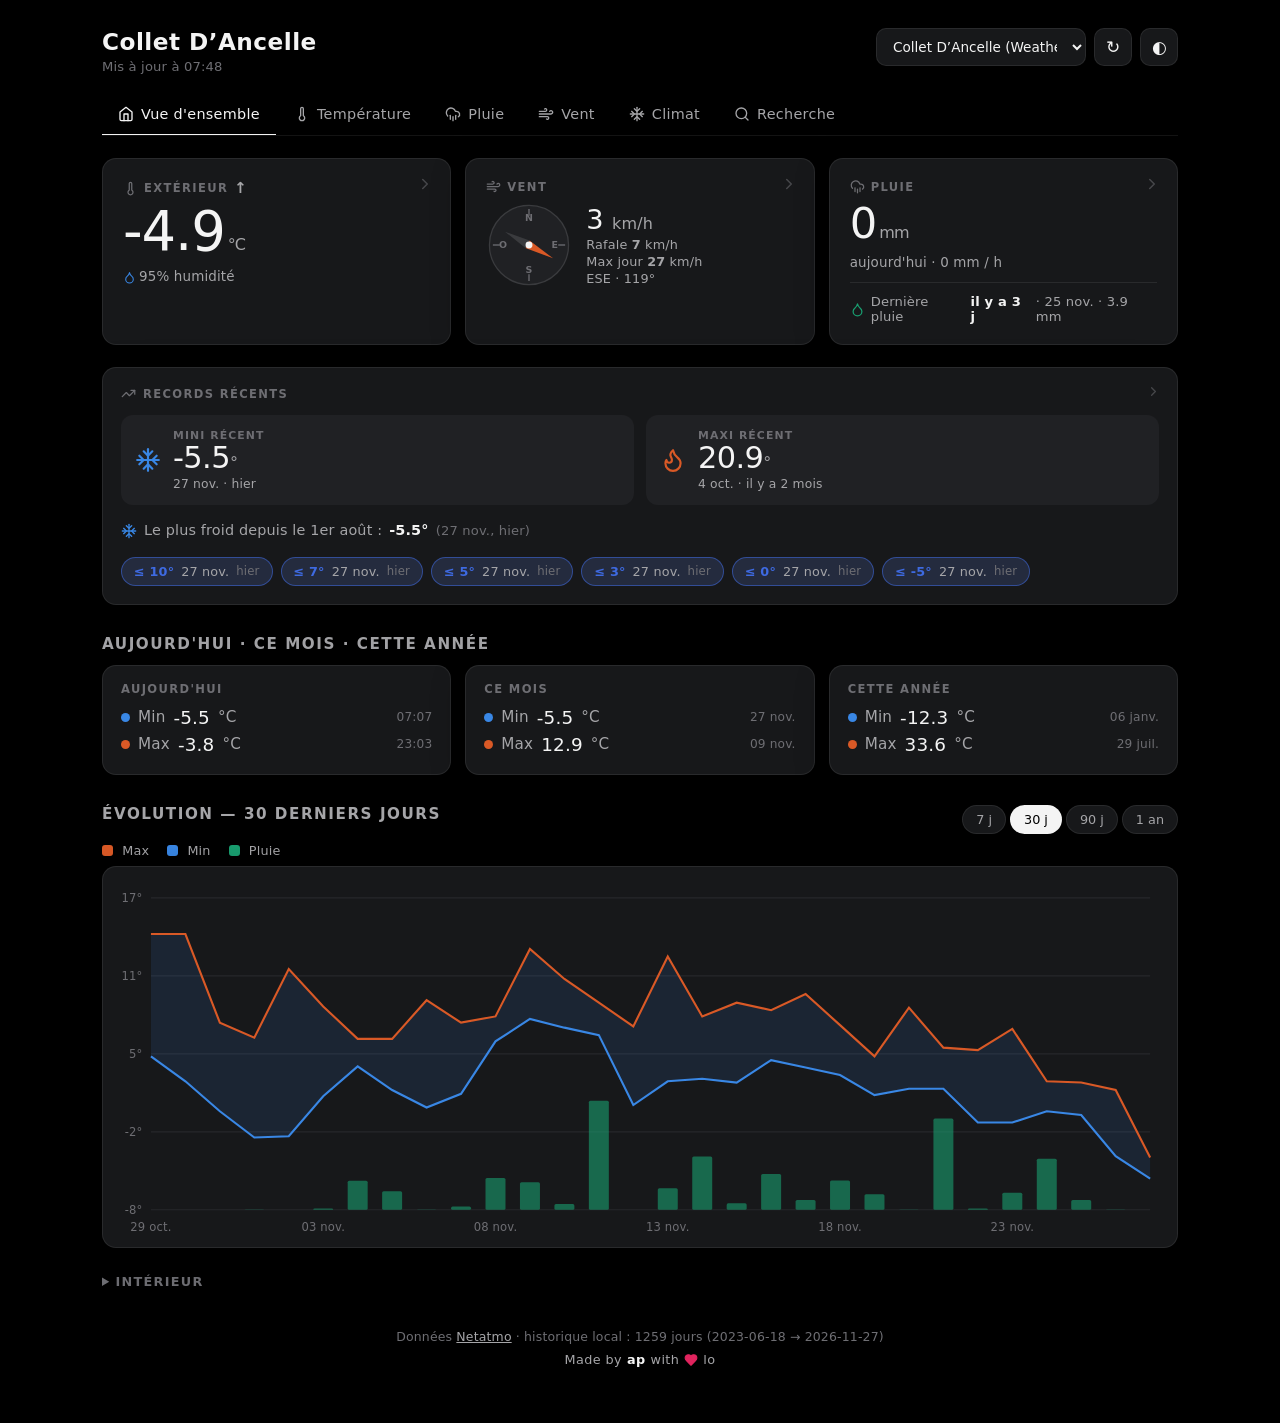
<file: docs/index.html>
<!DOCTYPE html>
<html lang="fr">
<head>
  <meta charset="utf-8" />
  <meta name="viewport" content="width=device-width, initial-scale=1, viewport-fit=cover" />
  <title>Climat · Netatmo</title>
  <link rel="stylesheet" href="style.css" />
  <link rel="icon" href="data:image/svg+xml,<svg xmlns='http://www.w3.org/2000/svg' viewBox='0 0 100 100'><text y='.9em' font-size='90'>🌤️</text></svg>" />
  <script>window.NETATMO_STATIC = true;</script>
  <link rel="manifest" href="manifest.webmanifest">
  <meta name="theme-color" content="#0d0d0d">
  <meta name="apple-mobile-web-app-capable" content="yes">
  <meta name="apple-mobile-web-app-status-bar-style" content="black-translucent">
  <meta name="apple-mobile-web-app-title" content="Climat">
  <link rel="apple-touch-icon" href="apple-touch-icon.png">
  <script>if('serviceWorker' in navigator){window.addEventListener('load',()=>navigator.serviceWorker.register('sw.js').catch(()=>{}));}</script>
</head>
<body>
  <div class="wrap">
    <header class="top">
      <div class="top-left">
        <h1 id="station-name">Climat</h1>
        <p class="sub" id="updated">Chargement…</p>
      </div>
      <div class="top-right">
        <select id="station-select" class="station-select hidden" title="Choisir une station"></select>
        <button id="refresh" class="btn" title="Rafraîchir">↻</button>
        <button id="theme" class="btn" title="Thème clair/sombre">◐</button>
      </div>
    </header>

    <nav class="tabs" id="tabs">
      <button data-tab="overview" class="active" data-ic="home">Vue d'ensemble</button>
      <button data-tab="temperature" data-ic="thermometer">Température</button>
      <button data-tab="rain" data-ic="rain">Pluie</button>
      <button data-tab="wind" data-ic="wind">Vent</button>
      <button data-tab="climate" data-ic="snowflake">Climat</button>
      <button data-tab="search" data-ic="search">Recherche</button>
    </nav>

    <div id="banner" class="banner hidden"></div>

    <!-- ==================== VUE D'ENSEMBLE ==================== -->
    <main id="tab-overview" class="tab-page">
      <section class="tiles">
        <article class="tile tile-hero tappable" id="tile-outdoor" data-goto="temperature">
          <div class="tile-head" data-ic="thermometer">Extérieur <span class="trend" id="out-trend"></span></div>
          <div class="tile-value"><span id="out-temp">—</span><span class="unit">°C</span></div>
          <div class="tile-foot"><span data-ic="droplet" class="foot-ic"></span><span id="out-hum">—</span>% humidité</div>
          <span class="go" data-ic="arrowRight"></span>
        </article>

        <article class="tile tappable" id="tile-wind" data-goto="wind">
          <div class="tile-head" data-ic="wind">Vent</div>
          <span class="go" data-ic="arrowRight"></span>
          <div class="wind-row">
            <div class="compass" id="compass">
              <svg viewBox="0 0 100 100" aria-hidden="true">
                <circle cx="50" cy="50" r="46" class="compass-ring" />
                <line x1="50" y1="8" x2="50" y2="16" class="tick" />
                <line x1="50" y1="84" x2="50" y2="92" class="tick" />
                <line x1="8" y1="50" x2="16" y2="50" class="tick" />
                <line x1="84" y1="50" x2="92" y2="50" class="tick" />
                <text x="50" y="22" class="compass-label">N</text>
                <text x="50" y="83" class="compass-label">S</text>
                <text x="80" y="53" class="compass-label">E</text>
                <text x="20" y="53" class="compass-label">O</text>
                <g id="needle" transform="rotate(0 50 50)">
                  <polygon points="50,18 45,52 55,52" class="needle-main" />
                  <polygon points="50,82 45,52 55,52" class="needle-tail" />
                </g>
                <circle cx="50" cy="50" r="4" class="needle-hub" />
              </svg>
            </div>
            <div class="wind-nums">
              <div><span class="big" id="wind-str">—</span> <span class="unit">km/h</span></div>
              <div class="mini">Rafale <strong id="wind-gust">—</strong> km/h</div>
              <div class="mini">Max jour <strong id="wind-max">—</strong> km/h</div>
              <div class="mini" id="wind-dir">—</div>
            </div>
          </div>
        </article>

        <article class="tile tappable" id="tile-rain" data-goto="rain">
          <div class="tile-head" data-ic="rain">Pluie</div>
          <span class="go" data-ic="arrowRight"></span>
          <div class="tile-value"><span id="rain-day">—</span><span class="unit">mm</span></div>
          <div class="tile-foot">aujourd'hui · <span id="rain-hour">—</span> mm / h</div>
          <div class="last-rain" id="last-rain"></div>
        </article>
      </section>

      <!-- Records récents / bascule de saison -->
      <section class="recent tappable" id="recent-card" data-goto="temperature">
        <div class="recent-head">
          <span data-ic="trending">Records récents</span>
          <span class="go" data-ic="arrowRight"></span>
        </div>
        <div class="recent-extremes" id="recent-extremes"></div>
        <div class="season-record" id="season-record"></div>
        <div class="thresholds" id="thresholds"></div>
      </section>

      <section class="minmax">
        <h2>Aujourd'hui · ce mois · cette année</h2>
        <div class="minmax-grid">
          <div class="mm-card">
            <div class="mm-title">Aujourd'hui</div>
            <div class="mm-row"><span class="dot dot-min"></span> Min <b id="d-min">—</b>°C <em id="d-min-t"></em></div>
            <div class="mm-row"><span class="dot dot-max"></span> Max <b id="d-max">—</b>°C <em id="d-max-t"></em></div>
          </div>
          <div class="mm-card">
            <div class="mm-title">Ce mois</div>
            <div class="mm-row"><span class="dot dot-min"></span> Min <b id="m-min">—</b>°C <em id="m-min-t"></em></div>
            <div class="mm-row"><span class="dot dot-max"></span> Max <b id="m-max">—</b>°C <em id="m-max-t"></em></div>
          </div>
          <div class="mm-card">
            <div class="mm-title">Cette année</div>
            <div class="mm-row"><span class="dot dot-min"></span> Min <b id="y-min">—</b>°C <em id="y-min-t"></em></div>
            <div class="mm-row"><span class="dot dot-max"></span> Max <b id="y-max">—</b>°C <em id="y-max-t"></em></div>
          </div>
        </div>
      </section>

      <section class="chart-section">
        <div class="chart-head">
          <h2>Évolution — <span id="range-label">30 derniers jours</span></h2>
          <div class="range-btns" id="range-btns">
            <button data-days="7">7 j</button>
            <button data-days="30" class="active">30 j</button>
            <button data-days="90">90 j</button>
            <button data-days="365">1 an</button>
          </div>
        </div>
        <div class="legend">
          <span><span class="swatch sw-max"></span> Max</span>
          <span><span class="swatch sw-min"></span> Min</span>
          <span><span class="swatch sw-rain"></span> Pluie</span>
        </div>
        <div id="chart" class="chart"></div>
      </section>

      <!-- Intérieur : accessible mais discret, en bas -->
      <details class="indoor-details">
        <summary>Intérieur</summary>
        <div class="indoor-line">
          <span><b id="in-temp">—</b> °C</span>
          <span><b id="in-hum">—</b> % humidité</span>
          <span>CO₂ <b id="in-co2">—</b> ppm</span>
          <span><b id="in-pres">—</b> mbar</span>
        </div>
      </details>
    </main>

    <!-- ==================== TEMPÉRATURE ==================== -->
    <main id="tab-temperature" class="tab-page hidden"></main>
    <!-- ==================== PLUIE ==================== -->
    <main id="tab-rain" class="tab-page hidden"></main>
    <!-- ==================== VENT ==================== -->
    <main id="tab-wind" class="tab-page hidden"></main>
    <!-- ==================== CLIMAT ==================== -->
    <main id="tab-climate" class="tab-page hidden"></main>

    <!-- ==================== RECHERCHE ==================== -->
    <main id="tab-search" class="tab-page hidden">
      <section class="search-box">
        <input type="text" id="search-input" placeholder="Ex : jour le plus chaud · les plus froids en 2023 · compare les 12 juin · jours les plus pluvieux…" />
        <button id="search-go" class="btn-primary">Chercher</button>
      </section>
      <div class="search-hints">
        <button class="hint">jour le plus chaud</button>
        <button class="hint">jour le plus froid</button>
        <button class="hint">jours les plus pluvieux</button>
        <button class="hint">plus grosses rafales</button>
        <button class="hint">compare les 12 juin</button>
        <button class="hint">plus grosses amplitudes</button>
      </div>
      <div id="search-results"></div>
    </main>

    <footer class="foot">
      <div class="foot-data">Données <a href="https://www.netatmo.com" target="_blank" rel="noopener">Netatmo</a> · <span id="db-note">—</span></div>
      <div class="signature">Made by <b>ap</b> with <span class="sig-heart" data-ic="heart"></span> lo</div>
    </footer>
  </div>

  <script src="app.js"></script>
</body>
</html>
</file>
<file: docs/style.css>
/* ============ Thème "Tesla" : noir profond, épuré, précis ============ */
:root[data-theme="dark"], :root {
  color-scheme: dark;
  --page:    #000000;
  --surface: #17181a;
  --surface-2: #202124;
  --ink:     #f4f4f4;
  --ink-2:   #a5a5a8;
  --muted:   #6e6e73;
  --grid:    #26272a;
  --axis:    #3a3b3e;
  --border:  rgba(255,255,255,0.08);
  --accent:  #3e6ae1;          /* bleu Tesla */
  --max:     #d95926;          /* orange (palette validée dark) */
  --min:     #3987e5;          /* bleu */
  --rain:    #199e70;          /* aqua */
  --hot:     #e66767;
  --shadow:  0 1px 2px rgba(0,0,0,.4), 0 8px 32px rgba(0,0,0,.35);
  --radius:  14px;
}
:root[data-theme="light"] {
  color-scheme: light;
  --page:    #f4f4f4;
  --surface: #ffffff;
  --surface-2: #fafafa;
  --ink:     #171a20;          /* encre Tesla */
  --ink-2:   #5c5e62;
  --muted:   #8e8e93;
  --grid:    #e8e8e8;
  --axis:    #d0d1d2;
  --border:  rgba(0,0,0,0.08);
  --accent:  #3e6ae1;
  --max:     #eb6834;
  --min:     #2a78d6;
  --rain:    #1baf7a;
  --hot:     #e34948;
  --shadow:  0 1px 2px rgba(0,0,0,.04), 0 4px 16px rgba(0,0,0,.06);
}

* { box-sizing: border-box; }
html { scroll-behavior: smooth; }
html, body { max-width: 100%; overflow-x: hidden; }
body {
  margin: 0;
  background: var(--page);
  color: var(--ink);
  font-family: system-ui, -apple-system, "Segoe UI", sans-serif;
  -webkit-font-smoothing: antialiased;
  letter-spacing: .01em;
}
.wrap { max-width: 1120px; margin: 0 auto; padding: 28px 22px 56px; }
.hidden { display: none !important; }

/* ---------- En-tête ---------- */
.top { display: flex; align-items: flex-start; justify-content: space-between; gap: 16px; }
h1 { font-size: 1.45rem; margin: 0; font-weight: 600; letter-spacing: .02em; }
.sub { margin: 4px 0 0; color: var(--muted); font-size: .82rem; }
.top-right { display: flex; gap: 8px; align-items: center; }
.btn {
  width: 38px; height: 38px; border-radius: 10px; border: 1px solid var(--border);
  background: var(--surface); color: var(--ink); font-size: 1.05rem; cursor: pointer;
  transition: background .15s ease, transform .1s ease;
}
.btn:hover { background: var(--surface-2); }
.btn:active { transform: scale(.94); }
.station-select {
  height: 38px; border-radius: 10px; border: 1px solid var(--border);
  background: var(--surface); color: var(--ink); font-size: .85rem; padding: 0 12px;
  cursor: pointer; max-width: 210px; font-family: inherit;
}

/* ---------- Onglets ---------- */
.tabs {
  display: flex; gap: 2px; margin-top: 22px; overflow-x: auto;
  border-bottom: 1px solid var(--border); padding-bottom: 0;
}
.tabs button {
  appearance: none; background: none; border: none; cursor: pointer;
  color: var(--ink-2); font-size: .9rem; font-family: inherit; font-weight: 500;
  padding: 10px 16px 12px; white-space: nowrap; letter-spacing: .02em;
  border-bottom: 2px solid transparent; margin-bottom: -1px;
  transition: color .15s ease;
}
.tabs button:hover { color: var(--ink); }
.tabs button.active { color: var(--ink); border-bottom-color: var(--ink); }

.tab-page { animation: fadein .18s ease; }
@keyframes fadein { from { opacity: 0; transform: translateY(4px); } to { opacity: 1; } }

.banner {
  margin: 16px 0 0; padding: 14px 16px; border-radius: 12px;
  background: color-mix(in srgb, var(--max) 12%, var(--surface));
  border: 1px solid color-mix(in srgb, var(--max) 40%, transparent);
  font-size: .88rem; line-height: 1.5;
}
.banner code { background: var(--page); padding: 1px 6px; border-radius: 6px; }

/* ---------- Tuiles ---------- */
.tiles {
  display: grid; gap: 14px; margin-top: 22px;
  grid-template-columns: repeat(auto-fit, minmax(230px, 1fr));
}
.tile {
  background: var(--surface); border: 1px solid var(--border); border-radius: var(--radius);
  padding: 20px; box-shadow: var(--shadow); min-height: 132px;
}
.tile-head { font-size: .72rem; text-transform: uppercase; letter-spacing: .12em; color: var(--muted); display:flex; align-items:center; gap:6px; font-weight: 600; }
.tile-value { font-size: 2.7rem; font-weight: 500; letter-spacing: -.02em; margin-top: 8px; line-height: 1; }
.tile-hero .tile-value { font-size: 3.4rem; font-weight: 400; }
.unit { font-size: 1rem; font-weight: 400; color: var(--ink-2); margin-left: 3px; }
.tile-foot { color: var(--ink-2); font-size: .84rem; margin-top: 10px; }
.trend { font-size: .95rem; color: var(--ink-2); }

.wind-row { display: flex; align-items: center; gap: 14px; margin-top: 8px; }
.compass { width: 86px; height: 86px; flex: 0 0 auto; }
.compass svg { width: 100%; height: 100%; }
.compass-ring { fill: var(--surface-2); stroke: var(--axis); stroke-width: 1.5; }
.tick { stroke: var(--muted); stroke-width: 1.5; }
.compass-label { fill: var(--muted); font-size: 11px; text-anchor: middle; font-weight: 600; }
.needle-main { fill: var(--max); }
.needle-tail { fill: var(--axis); }
.needle-hub { fill: var(--ink); }
.wind-nums .big { font-size: 1.7rem; font-weight: 500; }
.wind-nums .mini { font-size: .8rem; color: var(--ink-2); margin-top: 2px; }

/* ---------- Min / Max ---------- */
.minmax { margin-top: 30px; }
h2 { font-size: .95rem; margin: 0 0 12px; font-weight: 600; text-transform: uppercase; letter-spacing: .1em; color: var(--ink-2); }
.minmax-grid { display: grid; gap: 14px; grid-template-columns: repeat(auto-fit, minmax(260px, 1fr)); }
.mm-card {
  background: var(--surface); border: 1px solid var(--border); border-radius: var(--radius);
  padding: 16px 18px; box-shadow: var(--shadow);
}
.mm-title { font-size: .72rem; text-transform: uppercase; letter-spacing: .12em; color: var(--muted); margin-bottom: 8px; font-weight: 600; }
.mm-row { display: flex; align-items: center; gap: 8px; font-size: .95rem; padding: 3px 0; color: var(--ink-2); }
.mm-row b { color: var(--ink); font-size: 1.15rem; font-weight: 500; }
.mm-row em { color: var(--muted); font-style: normal; font-size: .76rem; margin-left: auto; }
.dot { width: 9px; height: 9px; border-radius: 50%; display: inline-block; }
.dot-min { background: var(--min); }
.dot-max { background: var(--max); }

/* ---------- Graphes ---------- */
.chart-section { margin-top: 30px; }
.chart-head { display: flex; align-items: center; justify-content: space-between; gap: 12px; flex-wrap: wrap; }
.range-btns { display: flex; gap: 4px; }
.range-btns button, .year-btns button {
  border: 1px solid var(--border); background: var(--surface); color: var(--ink-2);
  padding: 6px 13px; border-radius: 999px; cursor: pointer; font-size: .8rem; font-family: inherit;
  transition: all .15s ease;
}
.range-btns button.active, .year-btns button.active { background: var(--ink); color: var(--page); border-color: transparent; }
.legend { display: flex; gap: 18px; margin: 8px 0 4px; font-size: .8rem; color: var(--ink-2); flex-wrap: wrap; }
.swatch { width: 11px; height: 11px; border-radius: 3px; display: inline-block; vertical-align: -1px; margin-right: 5px; }
.sw-max { background: var(--max); }
.sw-min { background: var(--min); }
.sw-rain { background: var(--rain); }
.chart, .panel {
  background: var(--surface); border: 1px solid var(--border); border-radius: var(--radius);
  padding: 14px 10px 8px; box-shadow: var(--shadow); margin-top: 8px; position: relative;
}
.panel { padding: 18px 20px; }
.chart svg { width: 100%; height: auto; display: block; }
.gridline { stroke: var(--grid); stroke-width: 1; }
.axis-text { fill: var(--muted); font-size: 11px; }
.band { fill: var(--min); opacity: .12; }
.line-max { fill: none; stroke: var(--max); stroke-width: 2; }
.line-min { fill: none; stroke: var(--min); stroke-width: 2; }
.rain-bar { fill: var(--rain); opacity: .6; }
.crosshair { stroke: var(--axis); stroke-width: 1; stroke-dasharray: 3 3; }
.hover-dot { stroke: var(--surface); stroke-width: 2; }
.tooltip {
  position: absolute; pointer-events: none; background: var(--ink); color: var(--page);
  padding: 8px 10px; border-radius: 8px; font-size: .78rem; line-height: 1.45;
  transform: translate(-50%, -115%); white-space: nowrap; opacity: 0; transition: opacity .1s; z-index: 5;
}

/* ---------- Sections de stats ---------- */
.stat-section { margin-top: 30px; }
.stat-grid { display: grid; gap: 14px; grid-template-columns: repeat(auto-fit, minmax(230px, 1fr)); margin-top: 8px; }
.stat-tile {
  background: var(--surface); border: 1px solid var(--border); border-radius: var(--radius);
  padding: 18px 20px; box-shadow: var(--shadow);
}
.stat-tile .label { font-size: .72rem; text-transform: uppercase; letter-spacing: .12em; color: var(--muted); font-weight: 600; }
.stat-tile .value { font-size: 2rem; font-weight: 500; margin-top: 6px; letter-spacing: -.01em; }
.stat-tile .value .unit { font-size: .95rem; }
.stat-tile .detail { font-size: .8rem; color: var(--ink-2); margin-top: 6px; }

/* ---------- Tableaux ---------- */
.table-wrap { overflow-x: auto; margin-top: 8px; }
table.data {
  width: 100%; border-collapse: collapse; font-size: .87rem;
  background: var(--surface); border: 1px solid var(--border); border-radius: var(--radius);
  overflow: hidden; box-shadow: var(--shadow);
}
table.data th {
  text-align: right; padding: 10px 14px; color: var(--muted); font-weight: 600;
  font-size: .72rem; text-transform: uppercase; letter-spacing: .08em;
  border-bottom: 1px solid var(--border); white-space: nowrap;
}
table.data th:first-child, table.data td:first-child { text-align: left; }
table.data td { padding: 9px 14px; text-align: right; border-bottom: 1px solid var(--grid); font-variant-numeric: tabular-nums; color: var(--ink-2); white-space: nowrap; }
table.data td:first-child { color: var(--ink); font-weight: 500; }
table.data tr:last-child td { border-bottom: none; }
table.data tr:hover td { background: var(--surface-2); }
td.pos { color: var(--hot); }
td.neg { color: var(--min); }
td.best { color: var(--ink); font-weight: 600; }

/* ---------- Recherche ---------- */
.search-box { display: flex; gap: 10px; margin-top: 24px; }
#search-input {
  flex: 1; height: 46px; border-radius: 12px; border: 1px solid var(--border);
  background: var(--surface); color: var(--ink); padding: 0 16px; font-size: .95rem; font-family: inherit;
}
#search-input:focus { outline: 2px solid var(--accent); outline-offset: -1px; }
.btn-primary {
  height: 46px; padding: 0 22px; border-radius: 12px; border: none; cursor: pointer;
  background: var(--accent); color: #fff; font-size: .9rem; font-weight: 600; font-family: inherit;
}
.search-hints { display: flex; gap: 8px; flex-wrap: wrap; margin-top: 12px; }
.hint {
  border: 1px solid var(--border); background: var(--surface); color: var(--ink-2);
  padding: 6px 14px; border-radius: 999px; cursor: pointer; font-size: .8rem; font-family: inherit;
}
.hint:hover { color: var(--ink); background: var(--surface-2); }
#search-results { margin-top: 20px; }
.result-label { font-size: 1.02rem; font-weight: 600; margin: 18px 0 10px; }

/* ---------- Intérieur discret ---------- */
.indoor-details { margin-top: 26px; color: var(--muted); }
.indoor-details summary { cursor: pointer; font-size: .8rem; text-transform: uppercase; letter-spacing: .1em; font-weight: 600; }
.indoor-line { display: flex; gap: 24px; flex-wrap: wrap; padding: 12px 4px; font-size: .9rem; color: var(--ink-2); }
.indoor-line b { color: var(--ink); font-weight: 500; }

/* ---------- Divers ---------- */
.loading { color: var(--muted); padding: 40px; text-align: center; font-size: .9rem; }
.note { color: var(--muted); font-size: .8rem; margin-top: 8px; line-height: 1.5; }
.foot { margin-top: 40px; color: var(--muted); font-size: .78rem; text-align: center; }
.foot a { color: var(--ink-2); }
.two-cols { display: grid; gap: 14px; grid-template-columns: 1fr 1fr; }
@media (max-width: 800px) { .two-cols { grid-template-columns: 1fr; } }

/* ============ Icônes Lucide ============ */
.ic { width: 18px; height: 18px; flex: 0 0 auto; vertical-align: middle; }
.tile-head .ic { width: 15px; height: 15px; }
.foot-ic .ic { width: 13px; height: 13px; margin-right: 3px; color: var(--min); }
.tabs button { display: inline-flex; align-items: center; gap: 7px; }
.tabs .ic { width: 16px; height: 16px; }
.tabs { scrollbar-width: none; }
.tabs::-webkit-scrollbar { display: none; }

/* ============ Tuiles cliquables ============ */
.tappable { cursor: pointer; -webkit-tap-highlight-color: transparent;
  transition: transform .08s ease, border-color .15s ease; }
.tappable:active { transform: scale(.985); }
.tappable:hover { border-color: color-mix(in srgb, var(--accent) 45%, var(--border)); }
.tile { position: relative; }
.go { position: absolute; top: 16px; right: 16px; color: var(--muted); opacity: .55; display: flex; }
.go .ic { width: 18px; height: 18px; }

/* ============ Dernière pluie (tuile pluie) ============ */
.last-rain { display: flex; align-items: center; gap: 6px; font-size: .82rem;
  color: var(--ink-2); margin-top: 12px; padding-top: 11px; border-top: 1px solid var(--border); }
.last-rain:empty { display: none; }
.last-rain .ic { width: 15px; height: 15px; color: var(--rain); }
.last-rain b { color: var(--ink); font-weight: 600; }

/* ============ Records récents / bascule de saison ============ */
.recent { margin-top: 22px; background: var(--surface); border: 1px solid var(--border);
  border-radius: var(--radius); box-shadow: var(--shadow); padding: 18px; position: relative; }
.recent-head { display: flex; align-items: center; justify-content: space-between;
  font-size: .72rem; text-transform: uppercase; letter-spacing: .12em; color: var(--muted); font-weight: 600; }
.recent-head > span:first-child { display: flex; align-items: center; gap: 7px; }
.recent-head .ic { width: 15px; height: 15px; }
.recent-extremes { display: grid; grid-template-columns: 1fr 1fr; gap: 12px; margin-top: 14px; }
.rex { display: flex; gap: 12px; align-items: center; background: var(--surface-2);
  border-radius: 12px; padding: 14px; }
.rex-ic { display: flex; }
.rex-ic .ic { width: 26px; height: 26px; }
.rex-min .rex-ic { color: var(--min); }
.rex-max .rex-ic { color: var(--max); }
.rex-label { font-size: .68rem; text-transform: uppercase; letter-spacing: .1em; color: var(--muted); font-weight: 600; }
.rex-val { font-size: 1.9rem; font-weight: 500; line-height: 1.05; letter-spacing: -.02em; }
.rex-val .u { font-size: 1rem; color: var(--ink-2); }
.rex-when { font-size: .77rem; color: var(--ink-2); margin-top: 3px; }
.season-record { margin-top: 15px; font-size: .9rem; color: var(--ink-2);
  display: flex; align-items: center; gap: 7px; flex-wrap: wrap; line-height: 1.5; }
.season-record:empty { display: none; }
.season-record b { color: var(--ink); font-weight: 600; }
.sr-when { color: var(--muted); font-size: .82rem; }
.sr-ic { display: inline-flex; } .sr-ic .ic { width: 16px; height: 16px; }
.sr-ic.cold { color: var(--min); } .sr-ic.hot { color: var(--max); }
.thresholds { display: flex; flex-wrap: wrap; gap: 8px; margin-top: 15px; }
.thr { display: flex; align-items: center; gap: 7px; background: var(--surface-2);
  border: 1px solid var(--border); border-radius: 999px; padding: 6px 12px; font-size: .8rem; }
.thr-chip { font-weight: 600; color: var(--ink); font-variant-numeric: tabular-nums; }
.thr-when { color: var(--ink-2); }
.thr-ago { color: var(--muted); font-size: .73rem; }
.thr-recent { border-color: color-mix(in srgb, var(--accent) 55%, transparent);
  background: color-mix(in srgb, var(--accent) 14%, var(--surface-2)); }
.thr-recent .thr-chip { color: var(--accent); }

/* ============ Signature ============ */
.foot { display: flex; flex-direction: column; gap: 8px; align-items: center; }
.signature { font-size: .8rem; color: var(--ink-2); display: flex; align-items: center;
  gap: 5px; letter-spacing: .03em; }
.signature b { color: var(--ink); font-weight: 600; }
.sig-heart { display: inline-flex; }
.sig-heart .ic { width: 14px; height: 14px; fill: #e0245e; stroke: #e0245e; }

/* ============ Optimisations iPhone ============ */
@media (max-width: 640px) {
  .wrap { padding: max(16px, env(safe-area-inset-top)) max(15px, env(safe-area-inset-left))
    calc(40px + env(safe-area-inset-bottom)) max(15px, env(safe-area-inset-right)); }
  h1 { font-size: 1.3rem; }
  /* En-tête : titre sur une ligne, contrôles pleine largeur en dessous */
  .top { flex-wrap: wrap; gap: 12px; }
  .top-left { flex: 1 1 100%; }
  .top-right { width: 100%; }
  .station-select { flex: 1 1 auto; min-width: 0; max-width: none; }
  .tiles { grid-template-columns: 1fr; gap: 12px; margin-top: 18px; }
  .tile { min-height: 0; padding: 18px; }
  .tile-value { font-size: 2.6rem; }
  .tile-hero .tile-value { font-size: 3.1rem; }
  .minmax-grid { grid-template-columns: 1fr; }
  .rex-val { font-size: 1.8rem; }
  .tabs { margin-top: 18px; }
  .tabs button { padding: 10px 13px; font-size: .84rem; }
  h2 { font-size: .82rem; }
  /* Graphe : agrandir texte et traits (le viewBox est réduit sur petit écran) */
  .axis-text { font-size: 19px; }
  .line-max, .line-min { stroke-width: 3; }
  .band { opacity: .16; }
}

/* ============ Bascule de période (segmented) ============ */
.seg { display: flex; gap: 4px; background: var(--surface-2); border: 1px solid var(--border);
  border-radius: 12px; padding: 4px; margin: 20px 0 4px; }
.seg button { flex: 1; appearance: none; border: none; background: none; cursor: pointer;
  color: var(--ink-2); font-family: inherit; font-size: .88rem; font-weight: 600;
  padding: 9px 6px; border-radius: 9px; transition: all .15s ease; }
.seg button.active { background: var(--surface); color: var(--ink); box-shadow: var(--shadow); }

/* ============ Vue "jour" ============ */
.day-hero { display: grid; gap: 12px; margin-top: 8px; }
.day-cur { background: var(--surface); border: 1px solid var(--border); border-radius: var(--radius);
  padding: 20px; box-shadow: var(--shadow); }
.day-cur .label { font-size: .72rem; text-transform: uppercase; letter-spacing: .12em; color: var(--muted); font-weight: 600; }
.day-cur .v { font-size: 3rem; font-weight: 400; line-height: 1; margin-top: 6px; }
.day-cur .u { font-size: 1.1rem; color: var(--ink-2); }
.day-cur .sub { color: var(--ink-2); font-size: .85rem; margin-top: 8px; }
.day-mm { display: grid; grid-template-columns: 1fr 1fr; gap: 12px; }
.day-x { display: flex; gap: 12px; align-items: center; background: var(--surface);
  border: 1px solid var(--border); border-radius: var(--radius); padding: 16px; box-shadow: var(--shadow); }
.day-x .ic { width: 24px; height: 24px; flex: 0 0 auto; }
.day-x-min .ic { color: var(--min); }
.day-x-max .ic { color: var(--max); }
.day-x .label { font-size: .68rem; text-transform: uppercase; letter-spacing: .1em; color: var(--muted); font-weight: 600; }
.day-x .v { font-size: 1.7rem; font-weight: 500; line-height: 1.1; }
.day-x .sub { font-size: .78rem; color: var(--ink-2); }
.day-amp, .day-normal { background: var(--surface-2); border-radius: 10px; padding: 11px 14px;
  font-size: .86rem; color: var(--ink-2); }
.day-amp b, .day-normal b { color: var(--ink); font-weight: 600; }

/* ============ Note "relevés depuis" (discrète, en bas) ============ */
.since-note { margin-top: 28px; text-align: center; color: var(--muted); font-size: .74rem; }
</file>
